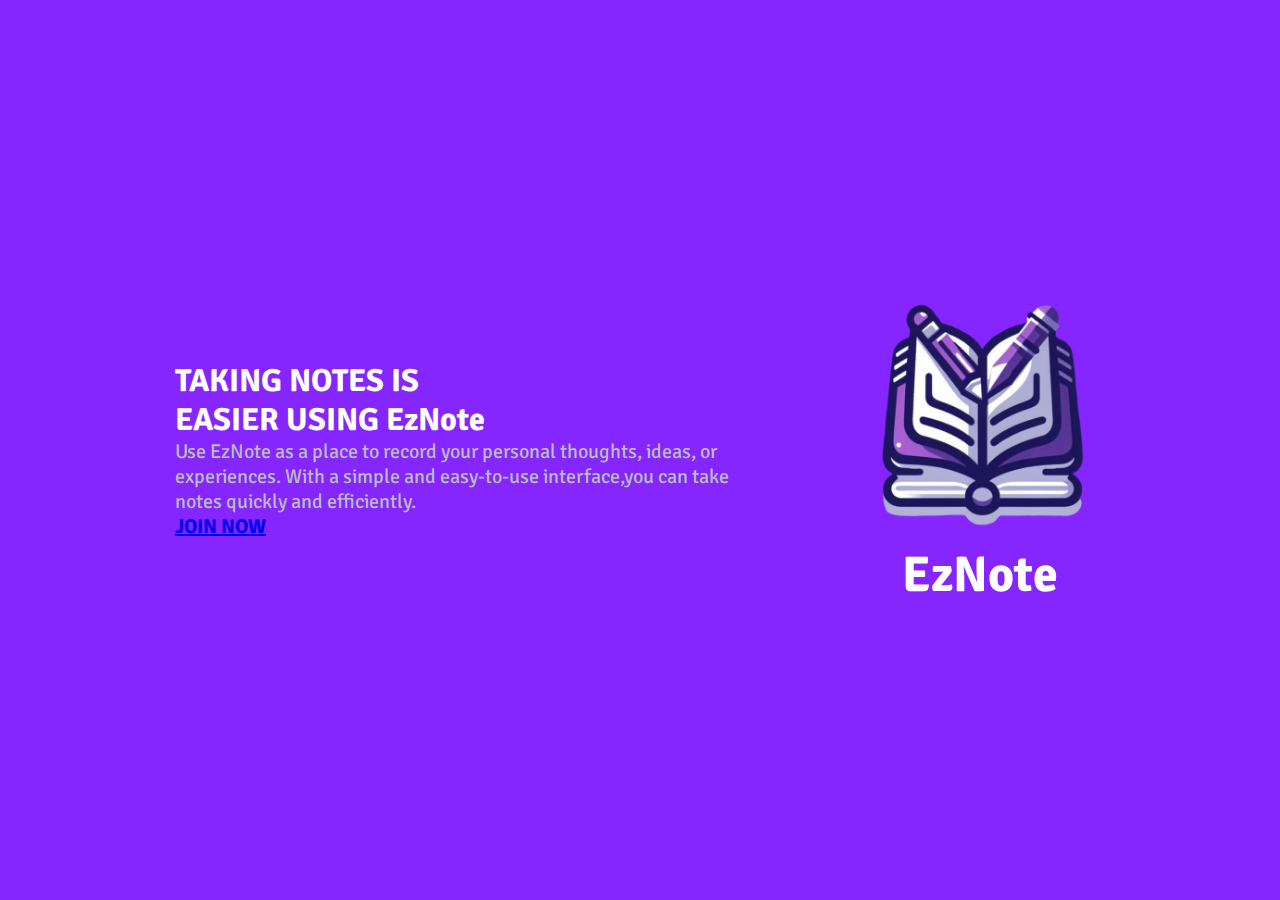
<file: index.html>
<!DOCTYPE html>
<html lang="en">
  <head>
    <meta charset="utf-8" />
    <meta name="viewport" content="width=device-width, initial-scale=1" />
    <title>EzNote</title>
    <link rel="icon" href="./public/assets/img/logo.png" />
    <link
      href="https://cdn.jsdelivr.net/npm/bootstrap@5.3.2/dist/css/bootstrap.min.css"
      rel="stylesheet"
      integrity="sha384-T3c6CoIi6uLrA9TneNEoa7RxnatzjcDSCmG1MXxSR1GAsXEV/Dwwykc2MPK8M2HN"
      crossorigin="anonymous" />
    <link rel="stylesheet" href="./public/css/index.css" />
  </head>

  <body>
    <div class="content">
      <div class="left-content">
        <h1 class="heading">
          TAKING NOTES IS <br />
          EASIER USING EzNote
        </h1>

        <p class="description">
          Use EzNote as a place to record your personal thoughts, ideas, or
          experiences. With a simple and easy-to-use interface,you can take
          notes quickly and efficiently.
        </p>

        <a href="./public/src/login.php" class="btn btn-light join-now-btn"
          >JOIN NOW</a
        >
      </div>

      <div class="right-content">
        <img
          src="./public/assets/img/logo.png"
          alt="Deskripsi Gambar"
          class="img-fluid"
          width="250" />
        <h1 class="heading web-title">EzNote</h1>
      </div>
    </div>

    <script
      src="https://cdn.jsdelivr.net/npm/bootstrap@5.3.2/dist/js/bootstrap.bundle.min.js"
      integrity="sha384-C6RzsynM9kWDrMNeT87bh95OGNyZPhcTNXj1NW7RuBCsyN/o0jlpcV8Qyq46cDfL"
      crossorigin="anonymous"></script>
  </body>
</html>
</file>
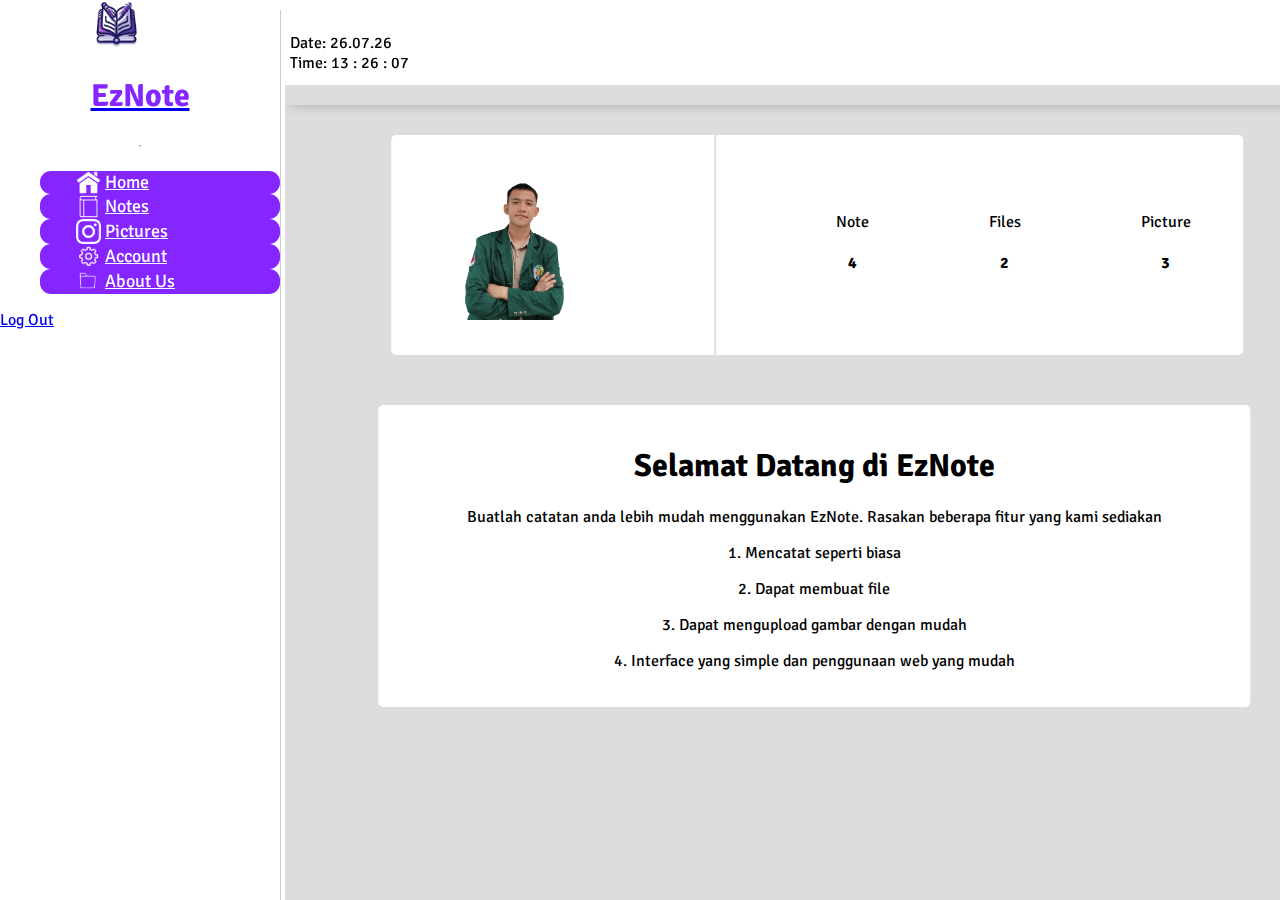
<file: public/html/home.html>
<!DOCTYPE html>
<html lang="en">
  <head>
    <meta charset="utf-8" />
    <meta name="viewport" content="width=device-width, initial-scale=1" />
    <title>Home</title>
    <link rel="icon" href="../assets/img/logo.png" />
    <link
      href="https://cdn.jsdelivr.net/npm/bootstrap@5.3.2/dist/css/bootstrap.min.css"
      rel="stylesheet"
      integrity="sha384-T3c6CoIi6uLrA9TneNEoa7RxnatzjcDSCmG1MXxSR1GAsXEV/Dwwykc2MPK8M2HN"
      crossorigin="anonymous" />
    <link rel="stylesheet" href="../css/home.css" />
  </head>

  <body>
    <nav class="p-3">
      <div class="header">
        <a
          href="./home.html"
          class="d-flex align-items-center mb-3 mb-md-0 me-md-auto link-body-emphasis text-decoration-none">
          <img src="../assets/img/logo.png" alt="logo" width="50" />
          <h1 class="header-text">EzNote</h1>
        </a>
      </div>
      <hr />
      <ul class="nav nav-pills flex-column mb-auto sidebar">
        <li class="nav-item">
          <img src="../assets/icon/home.png" alt="Home" width="25" />
          <a href="./home.html" class="nav-link nav-option"> Home </a>
        </li>
        <li class="nav-item">
          <img src="../assets/icon/notes.png" alt="Notes" width="25" />
          <a href="./notes.html" class="nav-link nav-option"> Notes </a>
        </li>
        <li class="nav-item">
          <img src="../assets/icon/picture.png" alt="Picture" width="25" />
          <a href="./pictures.html" class="nav-link nav-option"> Pictures </a>
        </li>
        <li class="nav-item">
          <img src="../assets/icon/settings.png" alt="Account" width="25" />
          <a href="./account.html" class="nav-link nav-option"> Account </a>
        </li>
        <li class="nav-item">
          <img src="../assets/icon/file.png" alt="About Us" width="25" />
          <a href="./about-us.html" class="nav-link nav-option"> About Us </a>
        </li>
      </ul>
      <a href="../php/logout.php" class="btn btn-danger justify-content-center"
        >Log Out</a
      >
    </nav>

    <header>
      <div class="time">
        <div class="date"></div>
        <div class="clock"></div>
      </div>
    </header>

    <main>
      <div class="information">
        <img src="../assets/img/azi.png" alt="Profile Picture" width="150" />

        <div class="vertical-line"></div>

        <div class="notes">
          <p class="text-secondary">Note</p>
          <h4>4</h4>
        </div>

        <div class="files">
          <p class="text-secondary">Files</p>
          <h4>2</h4>
        </div>

        <div class="pictures">
          <p class="text-secondary">Picture</p>
          <h4>3</h4>
        </div>
      </div>

      <div class="welcome-txt">
        <h1 class="mb-3">Selamat Datang di EzNote</h1>
        <p class="paragraph">
          Buatlah catatan anda lebih mudah menggunakan EzNote. Rasakan beberapa
          fitur yang kami sediakan
        </p>
        <p class="paragraph">1. Mencatat seperti biasa</p>
        <p class="paragraph">2. Dapat membuat file</p>
        <p class="paragraph">3. Dapat mengupload gambar dengan mudah</p>
        <p class="paragraph">
          4. Interface yang simple dan penggunaan web yang mudah
        </p>
      </div>
    </main>

    <script
      src="https://cdn.jsdelivr.net/npm/bootstrap@5.3.2/dist/js/bootstrap.bundle.min.js"
      integrity="sha384-C6RzsynM9kWDrMNeT87bh95OGNyZPhcTNXj1NW7RuBCsyN/o0jlpcV8Qyq46cDfL"
      crossorigin="anonymous"></script>
    <script src="../js/time.js"></script>
  </body>
</html>
</file>
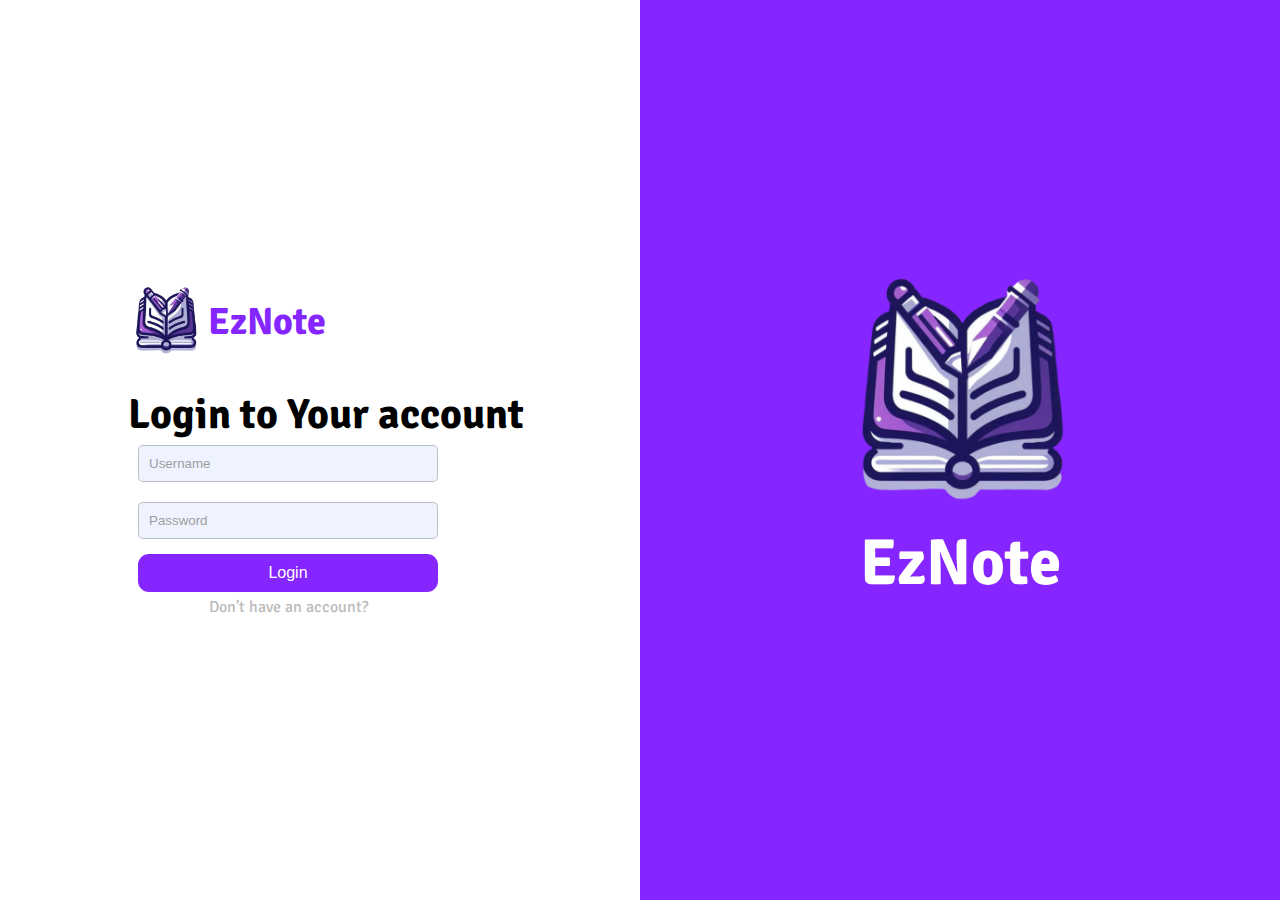
<file: public/html/login.html>
<!DOCTYPE html>
<html lang="en">
  <head>
    <meta charset="utf-8" />
    <meta name="viewport" content="width=device-width, initial-scale=1" />
    <title>Log in</title>
    <link rel="icon" href="../assets/img/logo.png" />
    <link
      href="https://cdn.jsdelivr.net/npm/bootstrap@5.3.2/dist/css/bootstrap.min.css"
      rel="stylesheet"
      integrity="sha384-T3c6CoIi6uLrA9TneNEoa7RxnatzjcDSCmG1MXxSR1GAsXEV/Dwwykc2MPK8M2HN"
      crossorigin="anonymous" />
    <link rel="stylesheet" href="../css/login.css" />
  </head>

  <body>
    <div class="content">
      <div class="content-left px-5">
        <div class="header">
          <img
            src="../assets/img/logo.png"
            alt="Deskripsi Gambar"
            class="logo"
            width="75" />
          <h1 class="header-title">EzNote</h1>
        </div>

        <h2 class="login-heading">Login to Your account</h2>
        <div class="login-method">
          <form action="" method="POST" class="login-form">
            <input
              type="text"
              class="form-control username-input"
              id="username"
              name="username"
              placeholder="Username" />

            <input
              type="password"
              class="password-input"
              id="password"
              name="password"
              placeholder="Password" />

            <button type="submit" name="login" class="login-button">
              Login
            </button>
            <span class="sign-up"
              ><a href="./signup.html">Don't have an account?</a></span
            >
          </form>
        </div>
      </div>

      <div class="content-right">
        <div class="logo">
          <img
            src="../assets/img/logo.png"
            alt="Deskripsi Gambar"
            width="250" />
          <h1 class="header web-title">EzNote</h1>
        </div>
      </div>
    </div>

    <script
      src="https://cdn.jsdelivr.net/npm/bootstrap@5.3.2/dist/js/bootstrap.bundle.min.js"
      integrity="sha384-C6RzsynM9kWDrMNeT87bh95OGNyZPhcTNXj1NW7RuBCsyN/o0jlpcV8Qyq46cDfL"
      crossorigin="anonymous"></script>
  </body>
</html>
</file>
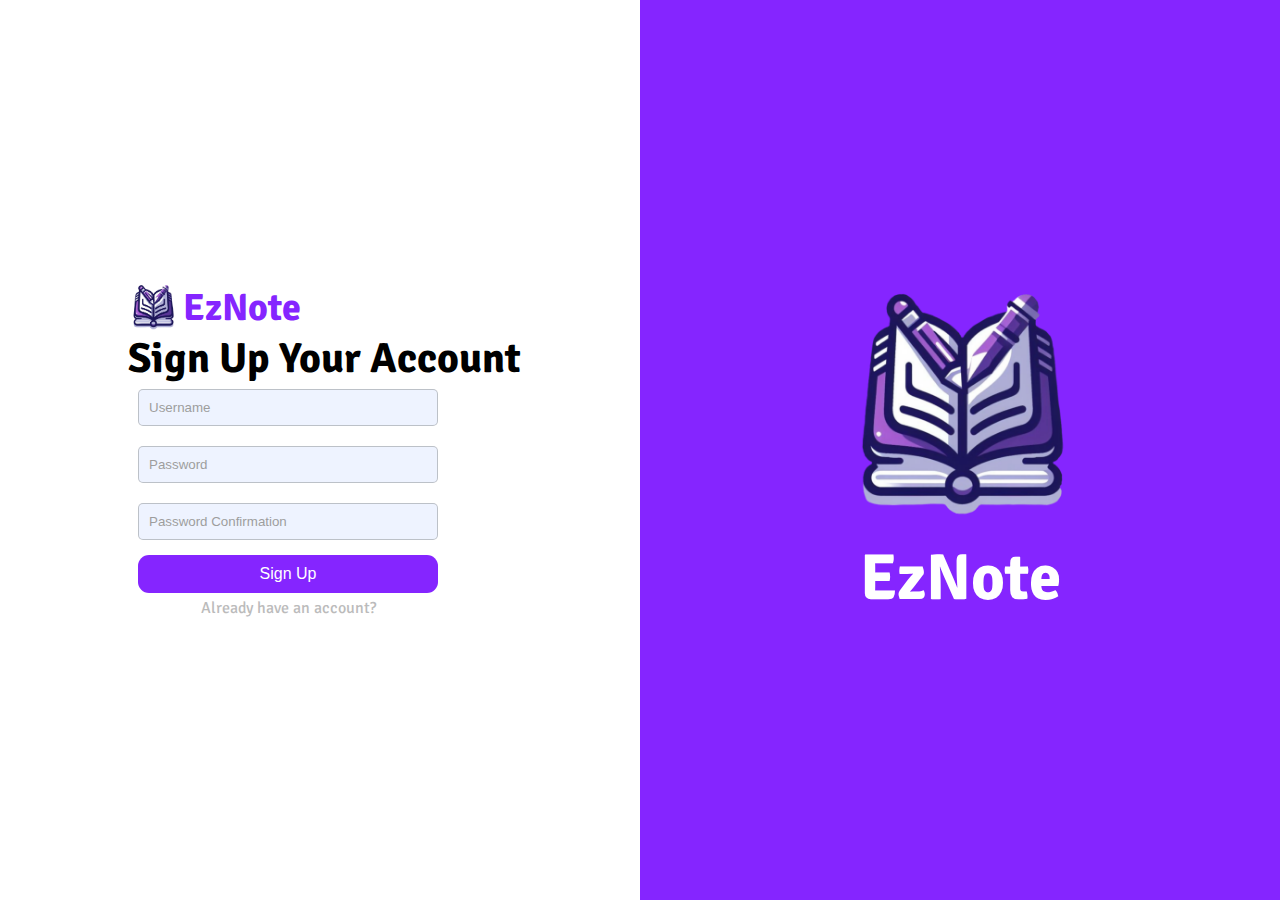
<file: public/html/signup.html>
<!DOCTYPE html>
<html lang="en">
  <head>
    <meta charset="utf-8" />
    <meta name="viewport" content="width=device-width, initial-scale=1" />
    <title>Register</title>
    <link rel="icon" href="../assets/img/logo.png" />
    <link
      href="https://cdn.jsdelivr.net/npm/bootstrap@5.3.2/dist/css/bootstrap.min.css"
      rel="stylesheet"
      integrity="sha384-T3c6CoIi6uLrA9TneNEoa7RxnatzjcDSCmG1MXxSR1GAsXEV/Dwwykc2MPK8M2HN"
      crossorigin="anonymous" />
    <link rel="stylesheet" href="../css/signup.css" />
  </head>

  <body>
    <div class="content">
      <div class="px-5 content-left">
        <div class="header">
          <img
            src="../assets/img/logo.png"
            alt="Deskripsi Gambar"
            class="logo"
            width="50" />
          <h1 class="header-title">EzNote</h1>
        </div>

        <h2 class="login-heading">Sign Up Your Account</h2>

        <div class="login-method">
          <form action="" method="POST" class="login-form">
            <div>
              <input
                type="text"
                class="username-input"
                id="username"
                name="username"
                placeholder="Username" />
            </div>
            <div>
              <input
                type="password"
                class="password-input"
                id="password"
                name="password"
                placeholder="Password" />
            </div>
            <div>
              <input
                type="password"
                class="password-input"
                id="passwordConfirmation"
                name="passwordConfirmation"
                placeholder="Password Confirmation" />
            </div>

            <button class="signup-button" type="submit" name="sign-up">
              Sign Up
            </button>
            <span class="login"
              ><a href="./login.html">Already have an account?</a></span
            >
          </form>
        </div>
      </div>

      <div class="content-right">
        <div class="logo-kanan">
          <img
            src="../assets/img/logo.png"
            alt="Deskripsi Gambar"
            width="250" />
          <h1 class="header web-title">EzNote</h1>
        </div>
      </div>
    </div>

    <script
      src="https://cdn.jsdelivr.net/npm/bootstrap@5.3.2/dist/js/bootstrap.bundle.min.js"
      integrity="sha384-C6RzsynM9kWDrMNeT87bh95OGNyZPhcTNXj1NW7RuBCsyN/o0jlpcV8Qyq46cDfL"
      crossorigin="anonymous"></script>
  </body>
</html>
</file>
<file: public/css/index.css>
@import url("https://fonts.googleapis.com/css2?family=Signika:wght@400;500;700&display=swap");

* {
  margin: 0;
  padding: 0;
  box-sizing: border-box;
}

body {
  font-family: "Signika", sans-serif;
  background-color: #8525ff; /* Ganti dengan kode warna yang diinginkan */
}

.content {
  margin: 20px;
  display: flex;
  justify-content: center;
  align-items: center;
  height: 100vh;
  width: 90%;
  margin: auto;
}

.left-content {
  display: flex;
  flex-direction: column;
  justify-content: center;
  width: 600px;
  margin-right: 80px;
}

.heading {
  font-weight: 700;
  color: white;
}

.description {
  font-size: 20px;
  color: #bbbbbb;
}

.right-content {
  display: flex;
  flex-direction: column;
  width: fit-content;
}

.web-title {
  font-weight: 900;
  font-size: 50px;
  margin: auto;
}

.join-now-btn {
  font-weight: bold;
  font-size: 20px;
  width: 150px;
}
</file>
<file: public/css/home.css>
@import url("https://fonts.googleapis.com/css2?family=Signika:wght@400;500;700&display=swap");

body {
  margin: 0;
  padding: 0;
  font-family: "Signika", sans-serif;
  background-color: #fff;
  overflow: hidden;
}

nav {
  position: fixed;
  width: 280px;
  height: 100vh;
  display: flex;
  flex-direction: column;
  flex-shrink: 0;
  box-shadow: 1px 10px rgba(0, 0, 0, 0.2);
}

.header {
  display: flex;
  flex-direction: row;
  justify-content: center;
  align-items: center;
}

.header-text {
  color: #8525ff;
}

.sidebar {
  gap: 30px;
}

.nav-item {
  background-color: #8525ff;
  font-size: 18px;
  border-radius: 11px;
  padding: 0 15%;
  display: flex;
  justify-content: flex-start;
  align-items: center;
  gap: 4px;
}

.nav-item:hover,
.nav-item:active {
  background-color: rgba(133, 37, 255, 0.5);
}

.nav-option:link,
.nav-option:visited {
  color: #fff;
}

header {
  position: fixed;
  width: 100vw;
  padding: 10px;
  height: 85px;
  left: 280px;
  box-shadow: 10px 1px 11px rgba(0, 0, 0, 0.2);

  display: flex;
  align-items: center;

  z-index: 1;
}

main {
  position: fixed;
  top: 85px;
  left: 285px;

  width: 100vw;
  height: 100vh;
  padding: 20px;

  background-color: #ddd;

  display: flex;
  flex-direction: column;
  justify-content: flex-start;
  align-items: center;
  gap: 50px;
}

.information {
  background-color: #fff;

  padding: 10px;
  left: 0;
  width: 65%;
  height: 200px;
  margin-top: 30px;
  transform: translate(-15%, 0);

  display: flex;
  justify-content: center;
  align-items: center;
  gap: 120px;
  text-align: center;
  border-radius: 5px;
}

.welcome-txt {
  background-color: #fff;
  width: 65%;
  height: auto;
  transform: translate(-15%, 0);
  text-align: center;
  border-radius: 5px;
  padding: 20px;
}

.welcome-txt h1 {
  font-weight: 800;
}

.tambah {
  position: absolute;
  bottom: 10%;
  left: 18%;
  transform: translateX(-50%);
  padding: 1px 4px;
  background-color: #8525ff;
  color: white;
  border: none;
  cursor: pointer;
}

.vertical-line {
  width: 2px;
  height: 25vh;
  background-color: #ddd;

  gap: 5px;
}
</file>
<file: public/css/login.css>
@import url("https://fonts.googleapis.com/css2?family=Signika:wght@400;500;700&display=swap");

* {
  margin: 0;
  padding: 0;
  box-sizing: border-box;
}

body {
  font-family: "Signika", sans-serif;
  background-color: #fff;
}

.content {
  display: flex;
  justify-content: space-evenly;
  align-items: center;
}

.content-left {
  display: flex;
  flex-direction: column;
  align-items: flex-start;
  justify-content: center;

  position: relative;
  height: 100%;
  width: 100%;
  left: 10%;
}

.header {
  display: flex;
  align-items: center;
  justify-content: center;
  gap: 5px;
  margin-bottom: 30px;
}

.header-title {
  color: #8525ff;
  font-weight: 800;
  font-size: 38px;
}

.login-heading {
  font-weight: 700;
  font-size: 42px;
}

.select-method {
  font-size: 18px;
  margin-bottom: 12px;
}

.login-method {
  display: flex;
  flex-direction: column;
  justify-content: center;
  align-items: center;
  gap: 20px;
  width: 50%;
}

.google-verification-btn {
  background-color: #fff;
  font-size: 22px;
  padding: 10px 15%;
  border: 1px solid #999;
  border-radius: 11px;
  display: flex;
  justify-content: center;
  align-items: center;
  gap: 5px;
  transition: all 0.5s;
}

.google-verification-btn:hover,
.google-verification-btn:active {
  background-color: rgba(153, 153, 153, 0.2);
}

.login-form {
  display: flex;
  flex-direction: column;
  justify-content: center;
  align-items: center;
  gap: 10px;
}

.username-input,
.password-input {
  width: 300px;
  padding: 10px;
  margin: 5px;
  border: 1px solid rgba(0, 0, 0, 0.3);
  border-radius: 5px;
  opacity: 0.7;
  background-color: #e7efff;
}

.login-button {
  color: #fff;
  background-color: #8525ff;
  width: 300px;
  padding: 10px 30%;
  display: flex;
  justify-content: center;
  align-items: center;
  border: none;
  cursor: pointer;
  font-size: 16px;
  border-radius: 11px;
  transition: all 0.5s;
}

.login-button:hover,
.login-button:active {
  background-color: rgba(133, 37, 255, 0.5);
}

.sign-up {
  text-align: right;
  margin-top: -5px;
}

a {
  color: #bbb;
}

.sign-up a:link,
.sing-up a:visited {
  text-decoration: none;
  transition: all 0.3s;
}

.sign-up a:hover,
.sign-up a:active {
  color: #333;
}

.content-right {
  width: 100%;
  height: 100vh;
  display: flex;
  flex-direction: column;
  align-items: center;
  justify-content: center;
  background-color: #8525ff;
}

.web-title {
  font-weight: 900;
  font-size: 65px;
  color: #fff;
}
</file>
<file: public/css/signup.css>
@import url("https://fonts.googleapis.com/css2?family=Signika:wght@400;500;700&display=swap");

* {
  margin: 0;
  padding: 0;
  box-sizing: border-box;
}

body {
  font-family: "Signika", sans-serif;
  background-color: #fff;
}

.content {
  display: flex;
  justify-content: space-evenly;
  align-items: center;
}

.content-left {
  display: flex;
  flex-direction: column;
  align-items: flex-start;
  justify-content: center;

  position: relative;
  height: 100vh;
  width: 100%;
  left: 10%;
}

.header {
  display: flex;
  align-items: center;
  justify-content: center;
  gap: 5px;
}

.header-title {
  color: #8525ff;
  font-weight: 800;
  font-size: 38px;
}

.login-heading {
  font-weight: 700;
  font-size: 42px;
}

.select-method {
  font-size: 18px;
  margin-bottom: 12px;
}

.login-method {
  display: flex;
  flex-direction: column;
  justify-content: center;
  align-items: center;
  gap: 20px;
  width: 50%;
}

.google-verification-btn {
  background-color: #fff;
  font-size: 22px;
  padding: 10px 15%;
  border: 1px solid #999;
  border-radius: 11px;
  display: flex;
  justify-content: center;
  align-items: center;
  gap: 5px;
  transition: all 0.5s;
}

.google-verification-btn:hover,
.google-verification-btn:active {
  background-color: rgba(153, 153, 153, 0.2);
}

.login-form {
  display: flex;
  flex-direction: column;
  justify-content: center;
  align-items: center;
  gap: 10px;
}

.username-input,
.email-input,
.password-input {
  width: 300px;
  padding: 10px;
  margin: 5px;
  border: 1px solid rgba(0, 0, 0, 0.3);
  border-radius: 5px;
  opacity: 0.7;
  background-color: #e7efff;
}

.signup-button {
  color: #fff;
  background-color: #8525ff;
  width: 300px;
  padding: 10px 30%;
  display: flex;
  justify-content: center;
  align-items: center;
  border: none;
  cursor: pointer;
  font-size: 16px;
  border-radius: 11px;
  transition: all 0.5s;
}

.signup-button:hover,
.signup-button:active {
  background-color: rgba(133, 37, 255, 0.5);
}

.signup-button:hover,
.signup-button:active {
  background-color: rgba(133, 37, 255, 0.5);
}

.login {
  text-align: right;
  margin-top: -5px;
}

.login a:link,
.login a:visited {
  text-decoration: none;
  color: #bbb;
}

.login a:hover,
.login a:active {
  color: #333;
}

.content-right {
  width: 100%;
  height: 100vh;
  display: flex;
  flex-direction: column;
  align-items: center;
  justify-content: center;
  background-color: #8525ff;
  margin: 0;
}

.web-title {
  font-weight: 900;
  font-size: 65px;
  color: #fff;
}
</file>
